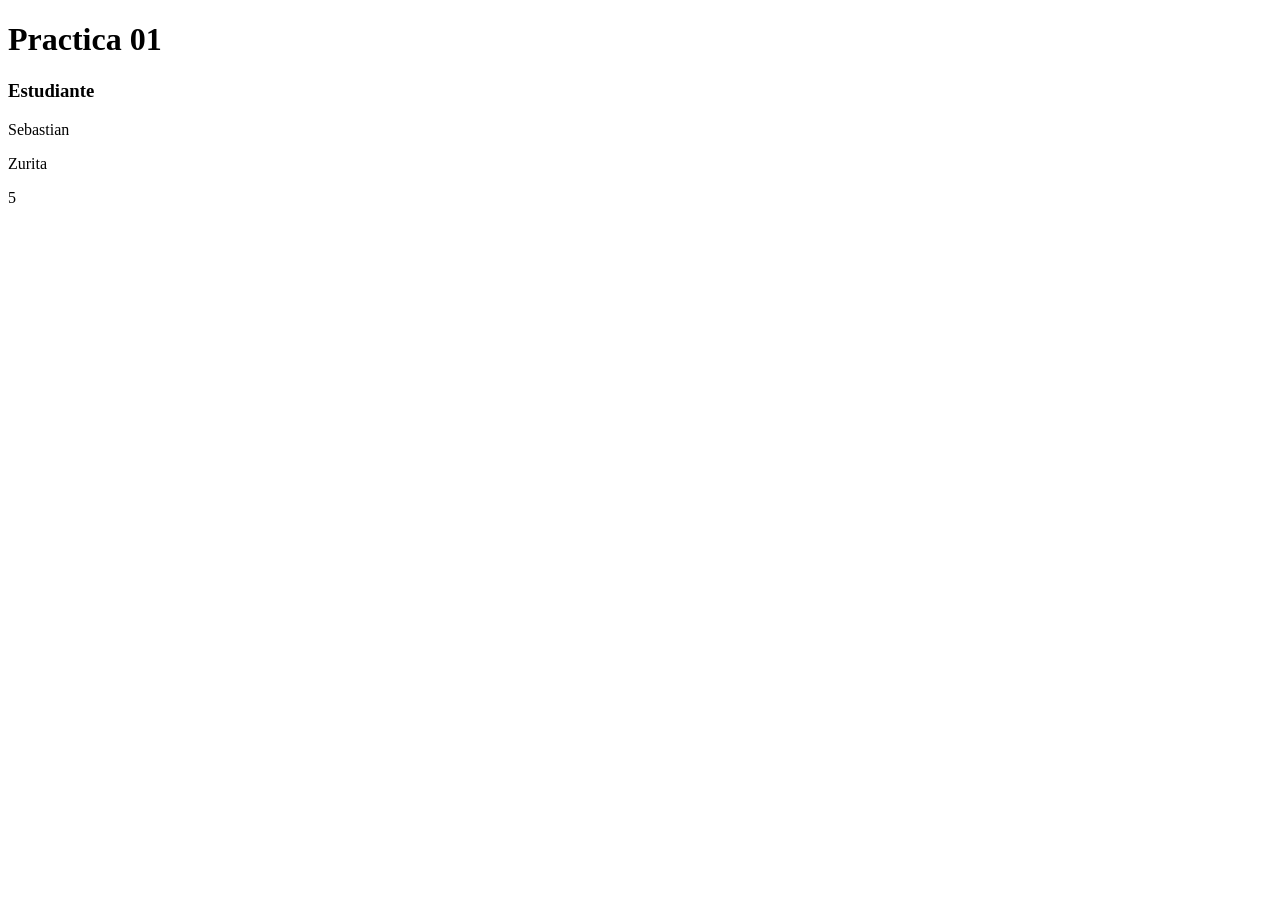
<file: 01-sintaxis/index.html>
<!DOCTYPE html>
<html lang="en">
<head>
    <meta charset="UTF-8">
    <meta name="viewport" content="width=device-width, initial-scale=1.0">
    <title>01-Sintaxis</title>
    <script src = "js/app.js" defer ></script>
    

</head>
<body>

    <h1>Practica 01</h1>

    <section id = "info">
        <div class = "card">
            <h3>Estudiante</h3>
                <p id = "nombre"></p>
                <p id = "apellido"></p>
                <p id = "ciclo"></p>
        </div>
    </section>
</body>
</html>
</file>
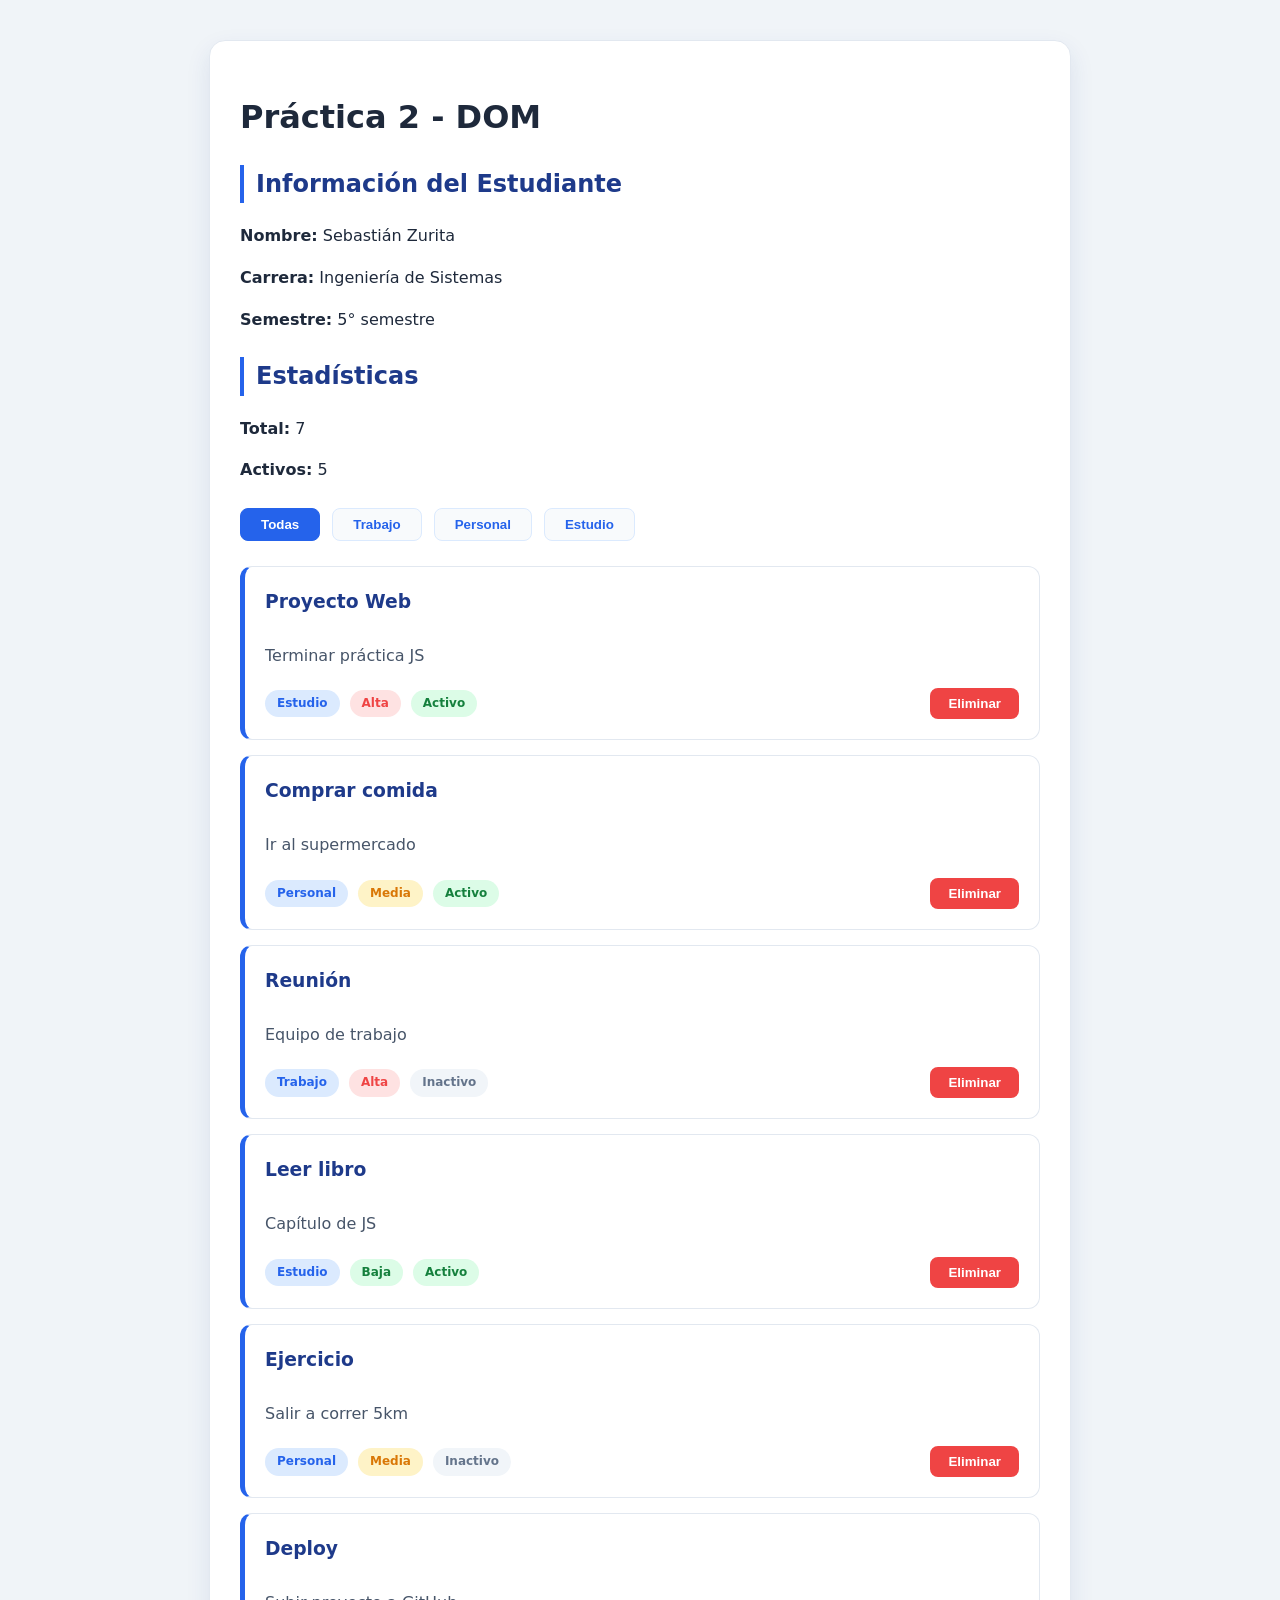
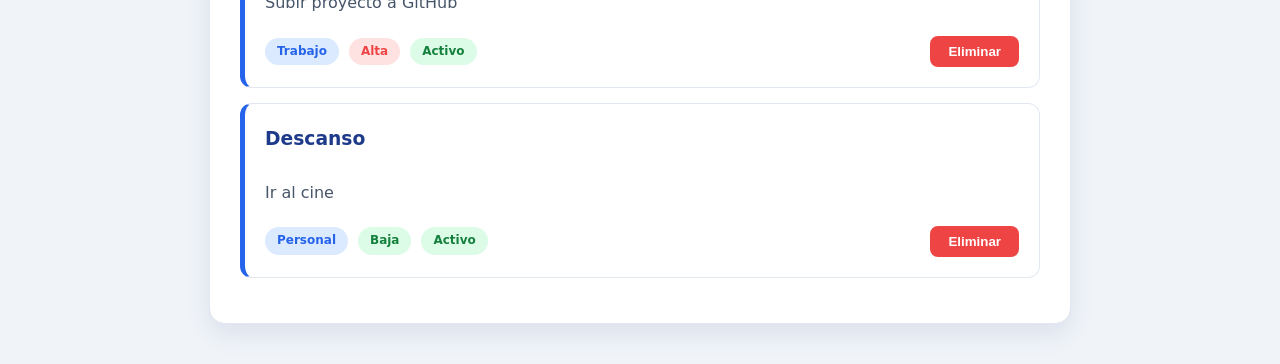
<file: 02-dom-basico/index.html>
<!DOCTYPE html>
<html lang="es">
<head>
    <meta charset="UTF-8">
    <meta name="viewport" content="width=device-width, initial-scale=1.0">
    <title>Práctica 2 - DOM</title>
    <link rel="stylesheet" href="css/styles.css">
    <script src="js/app.js" defer></script>
</head>
<body>
    <div id="app">
        <header>
            <h1>Práctica 2 - DOM</h1>
        </header>

        <section class="info-estudiante">
            <h2>Información del Estudiante</h2>
            <p><strong>Nombre:</strong> <span id="estudiante-nombre"></span></p>
            <p><strong>Carrera:</strong> <span id="estudiante-carrera"></span></p>
            <p><strong>Semestre:</strong> <span id="estudiante-semestre"></span></p>
        </section>

        <section class="estadisticas">
            <h2>Estadísticas</h2>
            <p><strong>Total:</strong> <span id="total-elementos"></span></p>
            <p><strong>Activos:</strong> <span id="elementos-activos"></span></p>
        </section>

        <section class="filtros">
            <button class="btn-filtro btn-filtro-activo" data-categoria="todas">Todas</button>
            <button class="btn-filtro" data-categoria="Trabajo">Trabajo</button>
            <button class="btn-filtro" data-categoria="Personal">Personal</button>
            <button class="btn-filtro" data-categoria="Estudio">Estudio</button>
        </section>

        <div id="contenedor-lista">
            <!-- Las tarjetas se insertarán aquí con JS -->
        </div>
    </div>
</body>
</html>
</file>
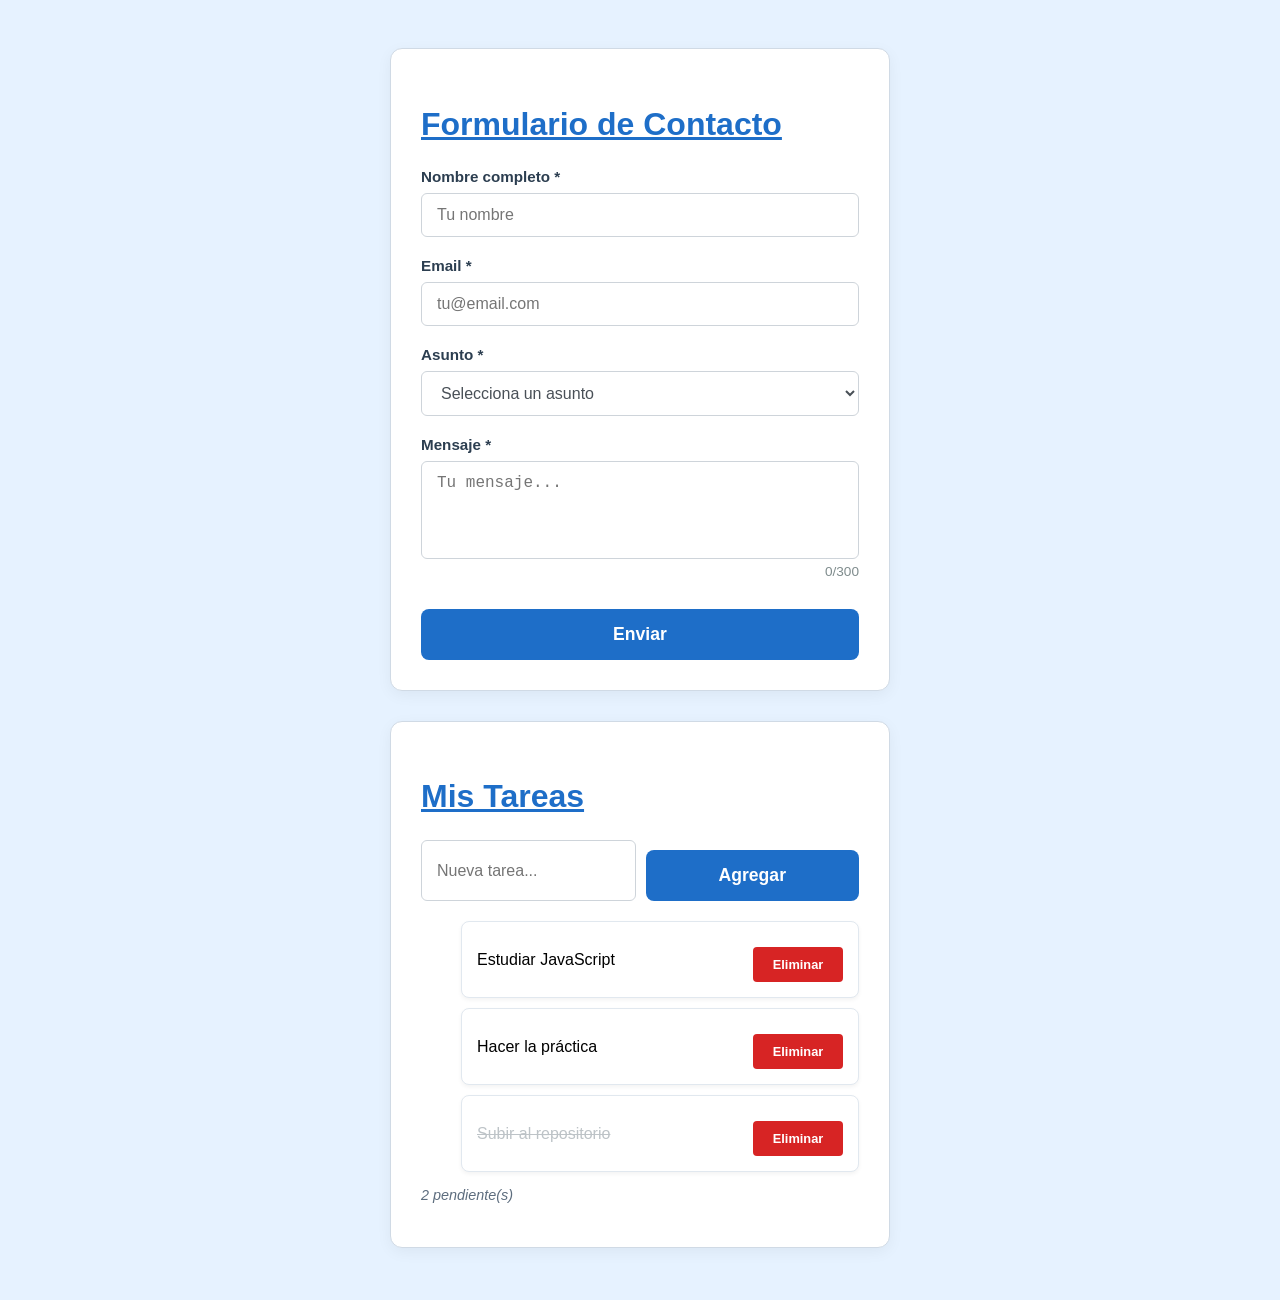
<file: 03-eventos/index.html>
<!DOCTYPE html>
<html lang="es">
<head>
    <meta charset="UTF-8">
    <meta name="viewport" content="width=device-width, initial-scale=1.0">
    <title>Mi Formulario y Tareas</title>
    
    <!-- CONEXIÓN AL CSS: Asegúrate de que la carpeta se llame 'css' -->
    <link rel="stylesheet" href="css/styles.css">

    <!-- CONEXIÓN AL JS: El atributo 'defer' permite que el JS cargue sin bloquear el diseño -->
    <script src="js/app.js" defer></script>
</head>
<body>

    <!-- SECCIÓN 1: CONTACTO -->
    <section class="container">
        <h1>Formulario de Contacto</h1>

        <form id="formulario" novalidate>
            <div class="form-group">
                <label for="nombre">Nombre completo *</label>
                <input type="text" id="nombre" placeholder="Tu nombre">
                <p class="error-msg" id="error-nombre">El nombre es obligatorio y debe tener al menos 3 caracteres</p>
            </div>

            <div class="form-group">
                <label for="email">Email *</label>
                <input type="email" id="email" placeholder="tu@email.com">
                <p class="error-msg" id="error-email">Ingresa un email válido</p>
            </div>

            <div class="form-group">
                <label for="asunto">Asunto *</label>
                <select id="asunto">
                    <option value="">Selecciona un asunto</option>
                    <option value="consulta">Consulta general</option>
                    <option value="soporte">Soporte técnico</option>
                    <option value="sugerencia">Sugerencia</option>
                </select>
                <p class="error-msg" id="error-asunto">Selecciona un asunto</p>
            </div>

            <div class="form-group">
                <label for="mensaje">Mensaje *</label>
                <textarea id="mensaje" rows="4" maxlength="300" placeholder="Tu mensaje..."></textarea>
                <div class="char-count"><span id="chars">0</span>/300</div>
                <p class="error-msg" id="error-mensaje">El mensaje debe tener al menos 10 caracteres</p>
            </div>

            <button type="submit" id="btn-enviar">Enviar</button>
        </form>

        <div id="resultado"></div>
    </section>

    <!-- SECCIÓN 2: TAREAS -->
    <section class="container">
        <h2>Mis Tareas</h2>

        <div class="input-group">
            <input type="text" id="nueva-tarea" placeholder="Nueva tarea...">
            <button type="button" id="btn-agregar" data-action="agregar">Agregar</button>
        </div>

        <ul id="lista-tareas"></ul>
        <p id="contador-tareas">0 pendiente(s)</p>
    </section>

</body>
</html>
</file>
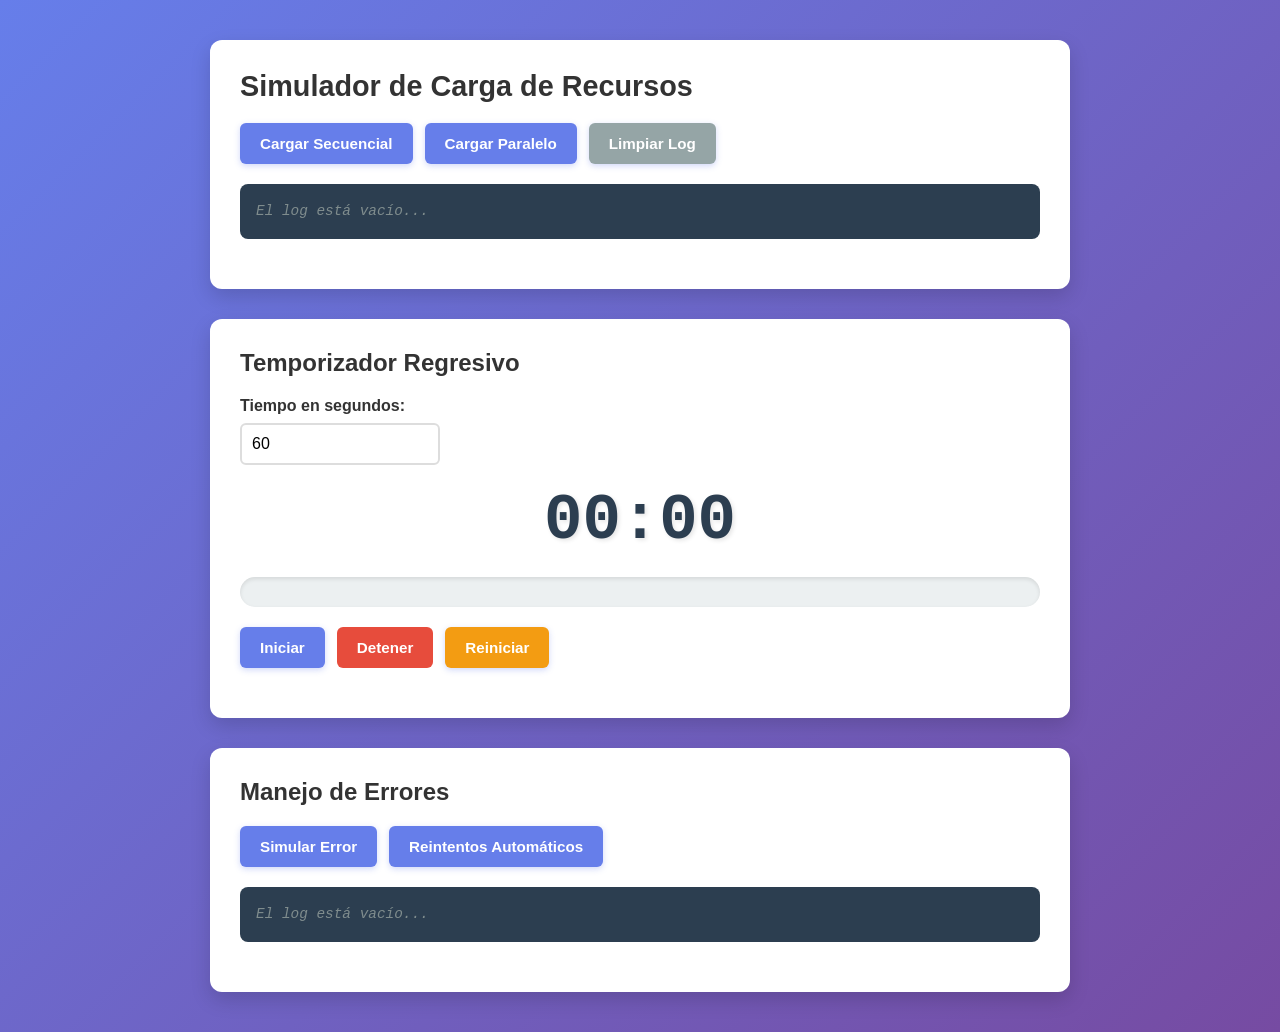
<file: 05-asincronia/index.html>
<!DOCTYPE html>
<html lang="es">
<head>
  <meta charset="UTF-8">
  <meta name="viewport" content="width=device-width, initial-scale=1.0">
  <title>Práctica 5 - Asincronía</title>
  <link rel="stylesheet" href="css/styles.css">
</head>
<body>
  <main class="page">
    <!-- SECCIÓN 1: CARGA SECUENCIAL VS PARALELA -->
    <section class="container">
      <h1>Simulador de Carga de Recursos</h1>
      
      <div class="button-group">
        <button type="button" id="btn-secuencial">Cargar Secuencial</button>
        <button type="button" id="btn-paralelo">Cargar Paralelo</button>
        <button type="button" id="btn-limpiar">Limpiar Log</button>
      </div>

      <div id="log" class="log"></div>
      
      <div id="resultados" class="resultados"></div>
    </section>

    <!-- SECCIÓN 2: TEMPORIZADOR -->
    <section class="container">
      <h2>Temporizador Regresivo</h2>

      <div class="form-group">
        <label for="input-tiempo">Tiempo en segundos:</label>
        <input type="number" id="input-tiempo" value="60" min="1" max="600">
      </div>

      <div id="display" class="display">00:00</div>

      <div class="progress-container">
        <div id="barra-progreso" class="progress-bar"></div>
      </div>

      <div class="button-group">
        <button type="button" id="btn-iniciar">Iniciar</button>
        <button type="button" id="btn-detener">Detener</button>
        <button type="button" id="btn-reiniciar">Reiniciar</button>
      </div>
    </section>

    <!-- SECCIÓN 3: MANEJO DE ERRORES -->
    <section class="container">
      <h2>Manejo de Errores</h2>

      <div class="button-group">
        <button type="button" id="btn-error">Simular Error</button>
        <button type="button" id="btn-reintentos">Reintentos Automáticos</button>
      </div>

      <div id="log-errores" class="log"></div>
    </section>
  </main>

  <script defer src="js/app.js"></script>
</body>
</html>
</file>
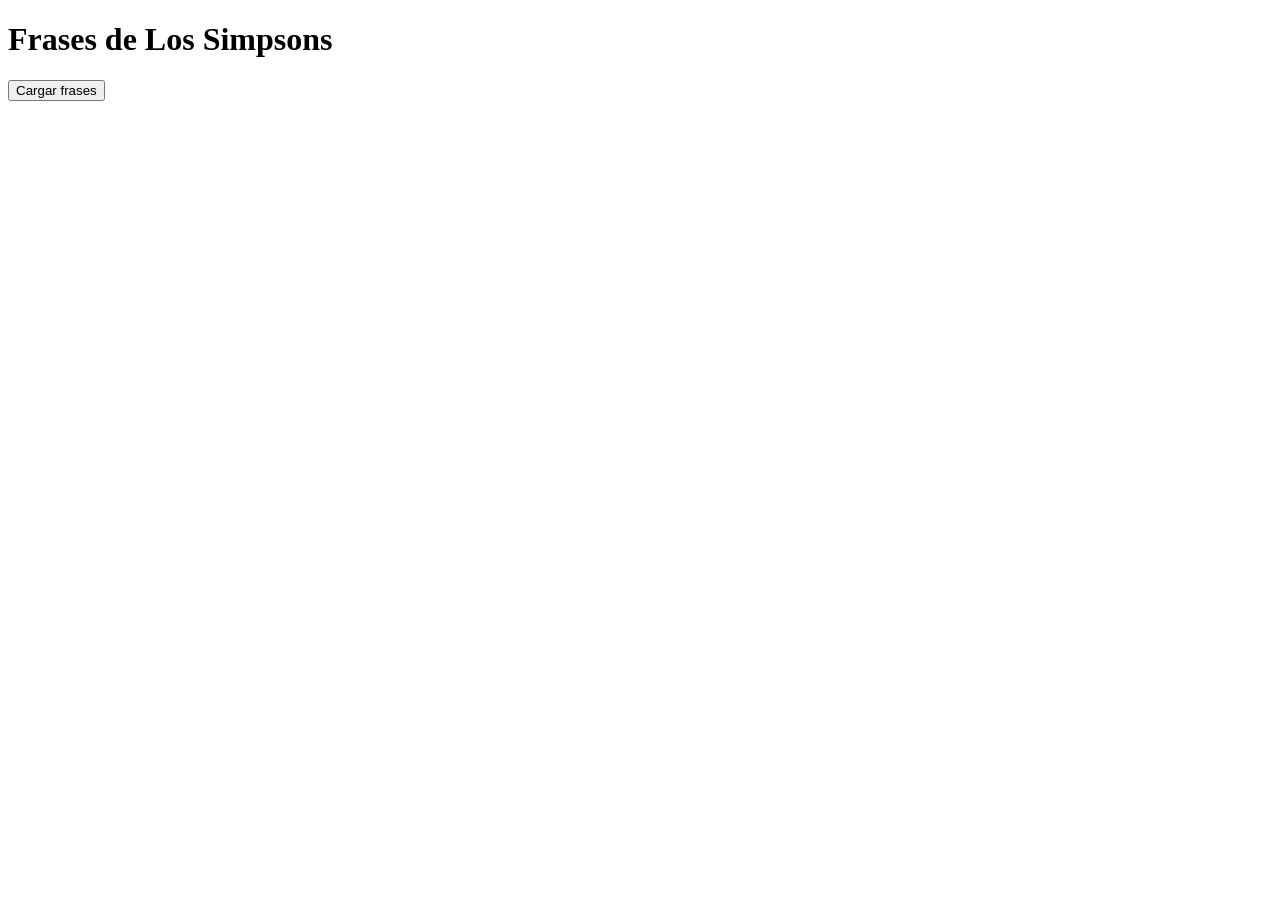
<file: 06-fetch-api-ejemplo/index.html>
<!DOCTYPE html>
<html lang="es">
<head>
  <meta charset="UTF-8">
  <title>Fetch Simpsons</title>
  <link rel="stylesheet" href="css/styles.css">
</head>
<body>

  <h1>Frases de Los Simpsons</h1>

  <button id="btn-cargar">Cargar frases</button>

  <div id="loading" class="loading oculto">Cargando...</div>

  <div id="contenedor"></div>

  <script src="js/app.js"></script>
</body>
</html>
</file>
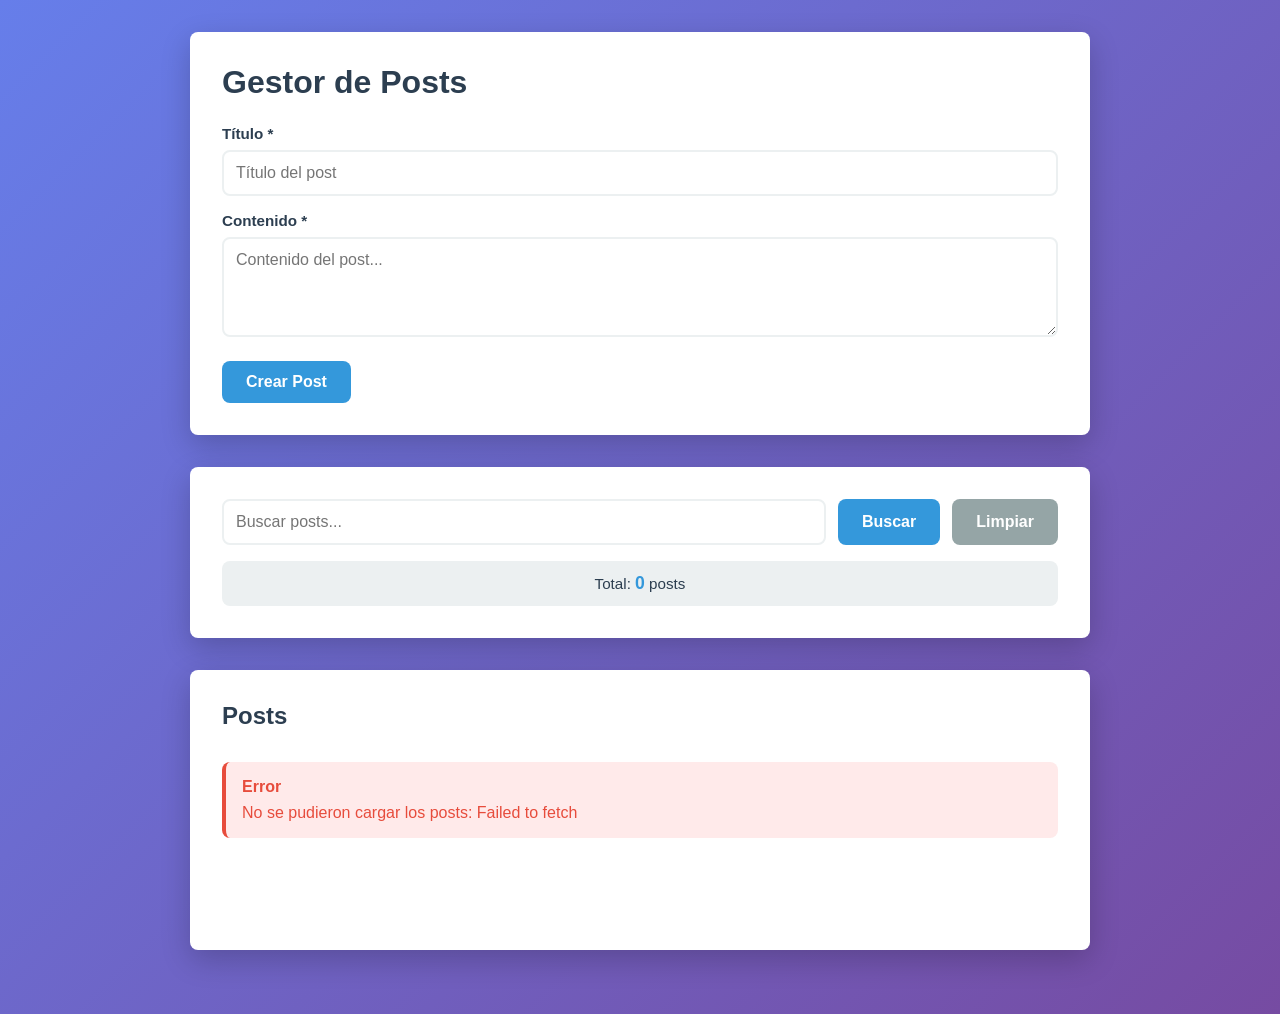
<file: 06-fetch-api/index.html>
<!DOCTYPE html>
<html lang="es">
<head>
  <meta charset="UTF-8">
  <meta name="viewport" content="width=device-width, initial-scale=1.0">
  <title>Práctica 6 - Fetch API</title>
  <link rel="stylesheet" href="css/styles.css">
</head>
<body>
  <main class="page">
    <!-- SECCIÓN 1: FORMULARIO -->
    <section class="container">
      <h1>Gestor de Posts</h1>
      
      <form id="form-post" class="form-post">
        <input type="hidden" id="post-id">
        
        <div class="form-group">
          <label for="titulo">Título *</label>
          <input type="text" id="titulo" placeholder="Título del post" required>
        </div>

        <div class="form-group">
          <label for="contenido">Contenido *</label>
          <textarea id="contenido" rows="4" placeholder="Contenido del post..." required></textarea>
        </div>

        <div class="form-actions">
          <button type="submit" id="btn-submit">Crear Post</button>
          <button type="button" id="btn-cancelar" class="btn-secondary" style="display: none;">Cancelar</button>
        </div>
      </form>
    </section>

    <!-- SECCIÓN 2: FILTROS Y BÚSQUEDA -->
    <section class="container">
      <div class="search-bar">
        <input type="search" id="input-buscar" placeholder="Buscar posts...">
        <button type="button" id="btn-buscar">Buscar</button>
        <button type="button" id="btn-limpiar" class="btn-secondary">Limpiar</button>
      </div>
      
      <div class="stats">
        <p id="contador">Total: <strong>0</strong> posts</p>
      </div>
    </section>

    <!-- SECCIÓN 3: LISTA DE POSTS -->
    <section class="container">
      <h2>Posts</h2>
      
      <div id="lista-posts" class="lista-posts">
        <!-- Los posts se renderizan aquí dinámicamente -->
      </div>

      <div id="mensaje-estado" class="mensaje-estado"></div>
    </section>
  </main>

  <script defer src="js/apiService.js"></script>
  <script defer src="js/components.js"></script>
  <script defer src="js/app.js"></script>
</body>
</html>
</file>
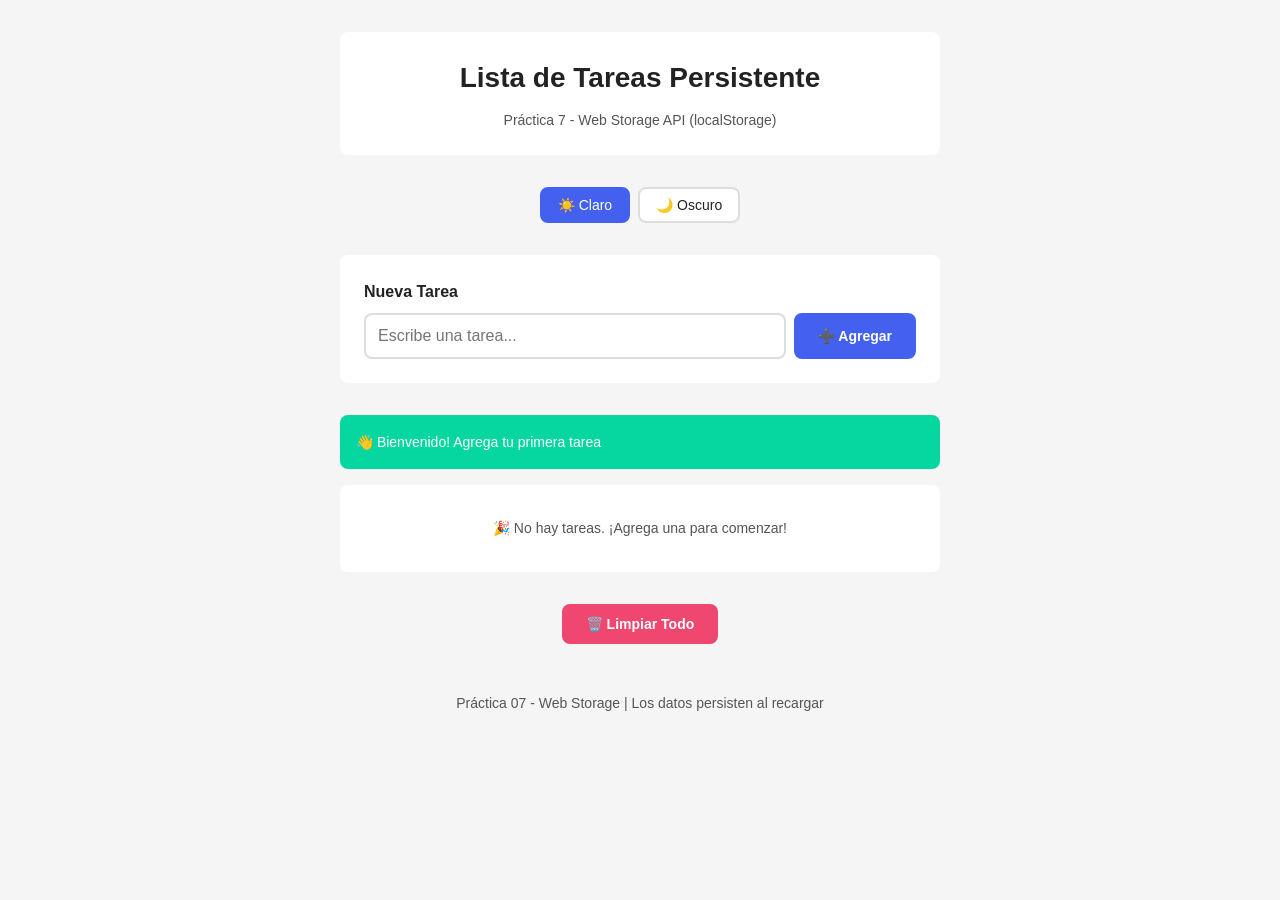
<file: 07-storage/index.html>
<!DOCTYPE html>
<html lang="es">
<head>
  <meta charset="UTF-8">
  <meta name="viewport" content="width=device-width, initial-scale=1.0">
  <title>Práctica 07 - Web Storage | Lista de Tareas</title>
  <link rel="stylesheet" href="css/styles.css">
</head>
<body>
  <div class="container">
    <!-- Header -->
    <header class="header">
      <h1 class="header__title"> Lista de Tareas Persistente</h1>
      <p class="header__subtitle">Práctica 7 - Web Storage API (localStorage)</p>
    </header>

    <!-- Selector de tema simple -->
    <section class="theme-selector">
      <button class="theme-btn theme-btn--active" data-theme="claro">☀️ Claro</button>
      <button class="theme-btn" data-theme="oscuro">🌙 Oscuro</button>
    </section>

    <!-- Formulario para crear tarea -->
    <section class="form-section">
      <form class="task-form" id="form-tarea">
        <div class="form-group">
          <label for="input-tarea" class="form-label">Nueva Tarea</label>
          <div class="form-input-group">
            <input 
              type="text" 
              id="input-tarea" 
              class="form-input" 
              placeholder="Escribe una tarea..." 
              maxlength="100"
              required
              autocomplete="off"
            >
            <button type="submit" class="btn btn--primary">
              ➕ Agregar
            </button>
          </div>
        </div>
      </form>
    </section>

    <!-- Mensaje de estado -->
    <div id="mensaje-estado" class="mensaje oculto"></div>

    <!-- Lista de tareas -->
    <section class="tasks-section">
      <ul class="tasks-list" id="lista-tareas">
        <!-- Las tareas se renderizan aquí -->
      </ul>
    </section>

    <!-- Botón limpiar todo -->
    <section class="actions">
      <button class="btn btn--danger" id="btn-limpiar">
        🗑️ Limpiar Todo
      </button>
    </section>

    <!-- Footer -->
    <footer class="footer">
      <p>Práctica 07 - Web Storage | Los datos persisten al recargar</p>
    </footer>
  </div>

  <!-- Scripts -->
  <script src="js/storage.js"></script>
  <script src="js/app.js"></script>
</body>
</html>
</file>
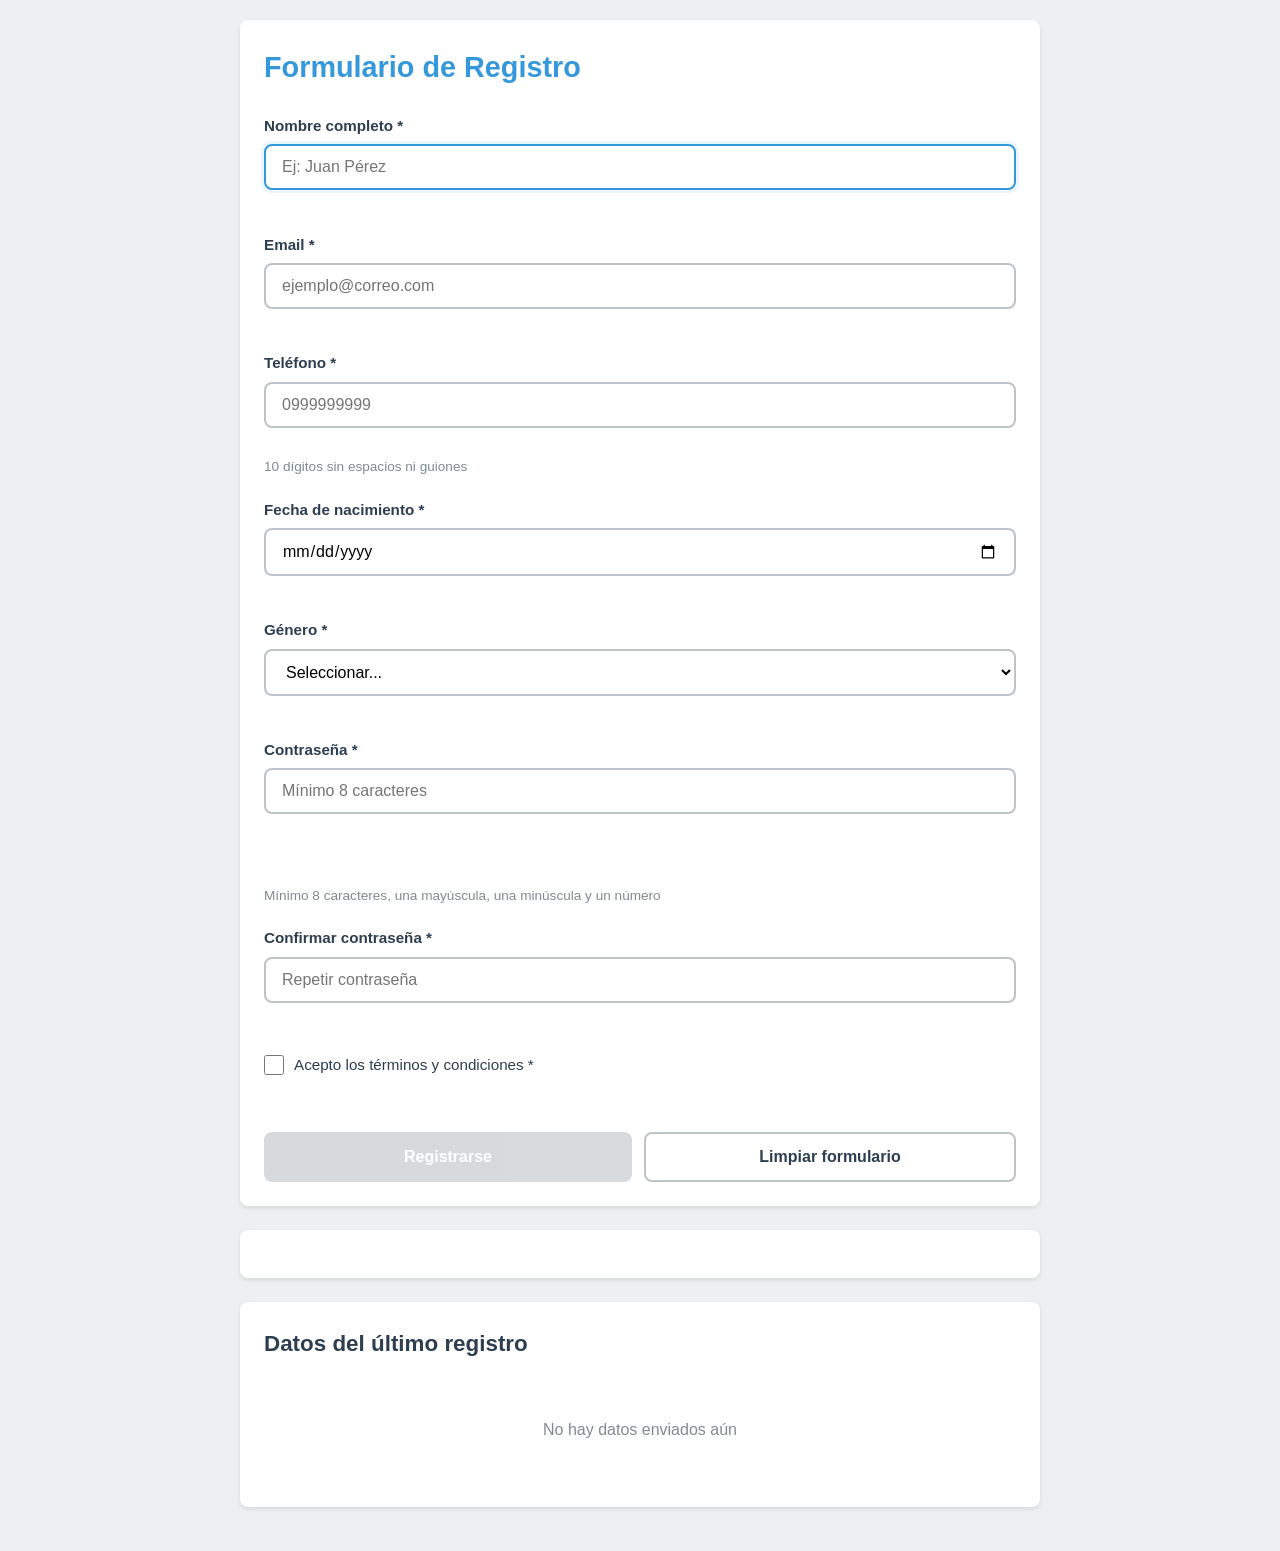
<file: 08-formularios-validacion/index.html>
<!DOCTYPE html>
<html lang="es">
<head>
  <meta charset="UTF-8">
  <meta name="viewport" content="width=device-width, initial-scale=1.0">
  <title>Práctica 8 - Formularios y Validación</title>
  <link rel="stylesheet" href="css/styles.css">
</head>
<body>
  <main class="page">
    <!-- SECCIÓN 1: FORMULARIO DE REGISTRO -->
    <section class="container">
      <h1>Formulario de Registro</h1>
      
      <form id="form-registro" class="form-registro" novalidate>
        
        <div class="form-group">
          <label for="nombre">Nombre completo *</label>
          <input 
            type="text" 
            id="nombre" 
            name="nombre" 
            placeholder="Ej: Juan Pérez" 
            required 
            minlength="3"
            maxlength="50">
          <div class="error-mensaje"></div>
        </div>

        <div class="form-group">
          <label for="email">Email *</label>
          <input 
            type="email" 
            id="email" 
            name="email" 
            placeholder="ejemplo@correo.com" 
            required>
          <div class="error-mensaje"></div>
        </div>

        <div class="form-group">
          <label for="telefono">Teléfono *</label>
          <input 
            type="tel" 
            id="telefono" 
            name="telefono" 
            placeholder="0999999999" 
            required
            pattern="[0-9]{10}">
          <div class="error-mensaje"></div>
          <small class="help-text">10 dígitos sin espacios ni guiones</small>
        </div>

        <div class="form-group">
          <label for="fecha_nacimiento">Fecha de nacimiento *</label>
          <input 
            type="date" 
            id="fecha_nacimiento" 
            name="fecha_nacimiento" 
            required>
          <div class="error-mensaje"></div>
        </div>

        <div class="form-group">
          <label for="genero">Género *</label>
          <select id="genero" name="genero" required>
            <option value="">Seleccionar...</option>
            <option value="masculino">Masculino</option>
            <option value="femenino">Femenino</option>
            <option value="otro">Otro</option>
            <option value="prefiero_no_decir">Prefiero no decir</option>
          </select>
          <div class="error-mensaje"></div>
        </div>

        <div class="form-group">
          <label for="password">Contraseña *</label>
          <input 
            type="password" 
            id="password" 
            name="password" 
            placeholder="Mínimo 8 caracteres" 
            required 
            minlength="8">
          <div class="password-strength" id="password-strength"></div>
          <div class="error-mensaje"></div>
          <small class="help-text">Mínimo 8 caracteres, una mayúscula, una minúscula y un número</small>
        </div>

        <div class="form-group">
          <label for="confirmar_password">Confirmar contraseña *</label>
          <input 
            type="password" 
            id="confirmar_password" 
            name="confirmar_password" 
            placeholder="Repetir contraseña" 
            required>
          <div class="error-mensaje"></div>
        </div>

        <div class="form-group form-group-checkbox">
          <label class="checkbox-label">
            <input 
              type="checkbox" 
              id="terminos" 
              name="terminos" 
              required>
            <span>Acepto los términos y condiciones *</span>
          </label>
          <div class="error-mensaje"></div>
        </div>

        <div class="form-actions">
          <button type="submit" id="btn-enviar" class="btn-submit">
            Registrarse
          </button>
          <button type="button" id="btn-limpiar" class="btn-secondary">
            Limpiar formulario
          </button>
        </div>
      </form>
    </section>

    <!-- SECCIÓN 2: MENSAJES DE ESTADO -->
    <section class="container">
      <div id="mensaje-estado" class="mensaje-estado oculto"></div>
    </section>

    <!-- SECCIÓN 3: DATOS ENVIADOS (solo para demostración) -->
    <section class="container">
      <h2>Datos del último registro</h2>
      <div id="resultado-registro" class="resultado-vacio">
        <p>No hay datos enviados aún</p>
      </div>
    </section>
  </main>

  <script defer src="js/validacion.js"></script>
  <script defer src="js/components.js"></script>
  <script defer src="js/app.js"></script>
</body>
</html>
</file>
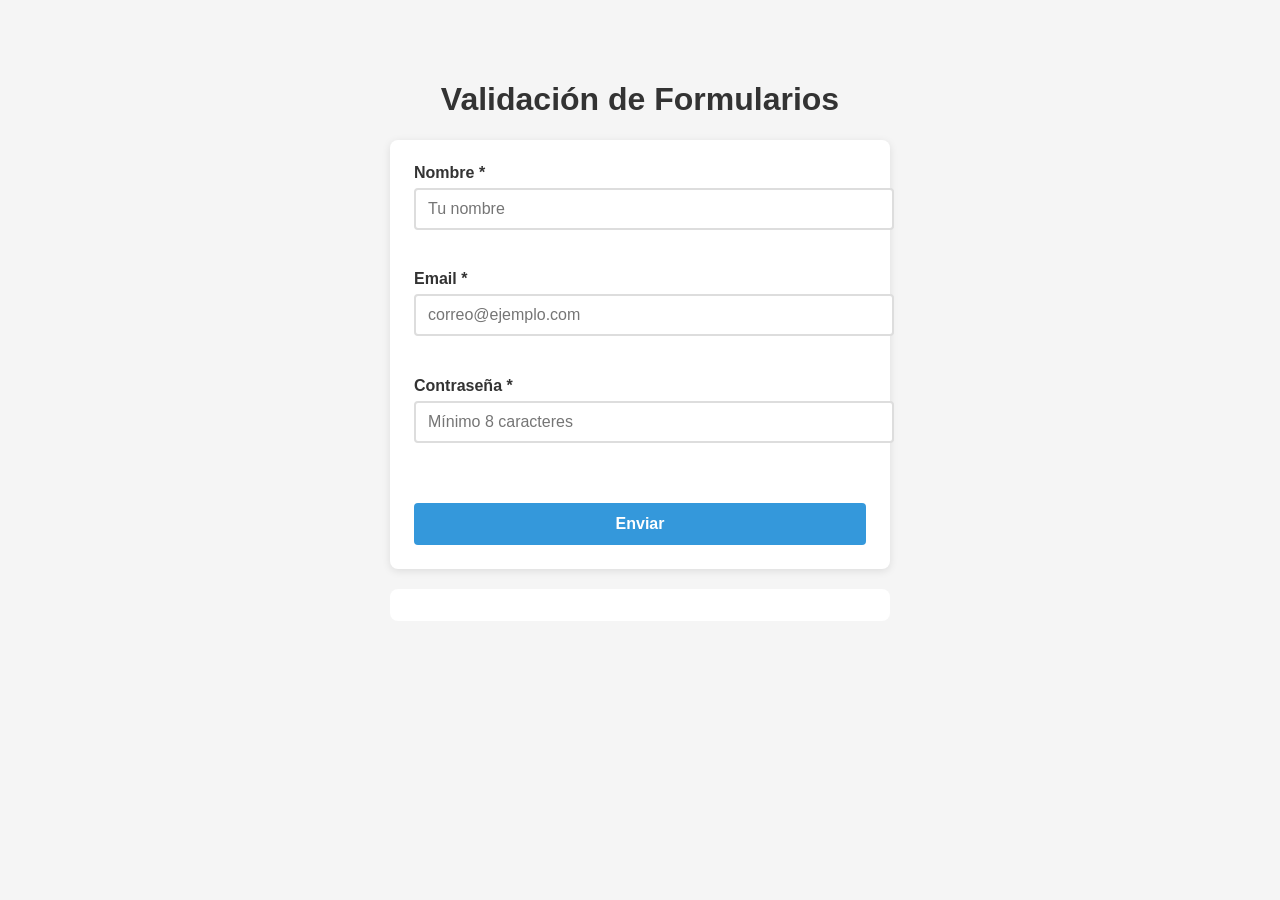
<file: 08-min-example/index.html>
<!DOCTYPE html>
<html lang="es">
<head>
  <meta charset="UTF-8">
  <meta name="viewport" content="width=device-width, initial-scale=1.0">
  <title>Ejemplo Mínimo - Validación de Formularios</title>
  <link rel="stylesheet" href="css/styles.css">
</head>
<body>

  <h1>Validación de Formularios</h1>

  <!-- Formulario con novalidate para manejar validación con JS -->
  <form id="formulario" novalidate>
    
    <div class="campo">
      <label for="nombre">Nombre *</label>
      <input 
        type="text" 
        id="nombre" 
        name="nombre" 
        placeholder="Tu nombre" 
        required 
        minlength="3">
      <div class="error-mensaje"></div>
    </div>

    <div class="campo">
      <label for="email">Email *</label>
      <input 
        type="email" 
        id="email" 
        name="email" 
        placeholder="correo@ejemplo.com" 
        required>
      <div class="error-mensaje"></div>
    </div>

    <div class="campo">
      <label for="password">Contraseña *</label>
      <input 
        type="password" 
        id="password" 
        name="password" 
        placeholder="Mínimo 8 caracteres" 
        required 
        minlength="8">
      <div class="password-strength"></div>
      <div class="error-mensaje"></div>
    </div>

    <button type="submit">Enviar</button>
  </form>

  <div id="resultado"></div>

  <script src="js/app.js"></script>
</body>
</html>
</file>
<file: 02-dom-basico/css/styles.css>
:root {
    --primary-dark: #1e3a8a;
    --primary-main: #2563eb;
    --primary-light: #dbeafe;
    --bg-body: #f0f4f8;
    --text-main: #1e293b;
    --text-muted: #475569;
    --danger: #ef4444;
    --danger-hover: #b91c1c;
    --success: #22c55e;
}

body {
    font-family: 'Segoe UI', system-ui, sans-serif;
    background-color: var(--bg-body);
    color: var(--text-main);
    margin: 0;
    padding: 40px 20px;
    line-height: 1.6;
}

#app {
    max-width: 800px;
    margin: 0 auto;
    background: white;
    padding: 30px;
    border-radius: 16px;
    box-shadow: 0 10px 25px rgba(30, 58, 138, 0.1);
    border: 1px solid #e2e8f0;
}

h2 { 
    color: var(--primary-dark); 
    border-left: 4px solid var(--primary-main);
    padding-left: 12px;
    margin-top: 0;
    margin-bottom: 20px;
}

.info-estudiante, .estadisticas {
    margin-bottom: 25px;
}

.filtros {
    display: flex;
    gap: 12px;
    margin: 25px 0;
    flex-wrap: wrap;
}

.btn-filtro {
    padding: 8px 20px;
    border: 1px solid var(--primary-light);
    border-radius: 8px;
    background: #f8fafc;
    cursor: pointer;
    font-weight: 600;
    color: var(--primary-main);
    transition: all 0.3s ease;
}

.btn-filtro-activo {
    background-color: var(--primary-main) !important;
    color: white !important;
    border-color: var(--primary-main);
}

/* Tarjeta */
.card {
    border: 1px solid #e2e8f0;
    border-left: 5px solid var(--primary-main);
    border-radius: 12px;
    padding: 20px;
    margin-bottom: 15px;
    background: #ffffff;
    transition: transform 0.2s;
    display: flex;
    flex-direction: column;
}

.card:hover {
    transform: scale(1.01);
}

.card h3 { margin: 0 0 10px 0; color: var(--primary-dark); }
.card p { color: var(--text-muted); margin-bottom: 10px; }


.card-footer {
    display: flex;
    justify-content: space-between; /* Badges a la izquierda, botón a la derecha */
    align-items: center;
    margin-top: 10px;
}

.badges {
    display: flex;
    gap: 10px;
}

.badge {
    padding: 4px 12px;
    border-radius: 20px;
    font-size: 0.75rem;
    font-weight: bold;
}

.badge-categoria { background: var(--primary-light); color: var(--primary-main); }
.prioridad-alta { background: #fee2e2; color: #ef4444; }
.prioridad-media { background: #fef3c7; color: #d97706; }
.prioridad-baja { background: #dcfce7; color: #15803d; }
.estado-activo { background: #dcfce7; color: #15803d; }
.estado-inactivo { background: #f1f5f9; color: #64748b; }

.btn-eliminar {
    background-color: var(--danger);
    color: white;
    border: none;
    padding: 8px 18px;
    border-radius: 8px;
    cursor: pointer;
    font-weight: bold;
}

.btn-eliminar:hover {
    background-color: var(--danger-hover);
}
</file>
<file: 03-eventos/css/styles.css>
* {
    box-sizing: border-box;
}

body {
    font-family: 'Segoe UI', Tahoma, Geneva, Verdana, sans-serif;
    /* Fondo azul muy claro */
    background-color: rgb(230, 242, 255);
    display: flex;
    flex-direction: column;
    align-items: center;
    padding: 40px 20px;
    gap: 30px;
}

h1, h2 {
    font-size: 2rem;
    font-weight: 800;
    margin-bottom: 25px;
    /* Azul principal vibrante */
    color: rgb(30, 110, 200);
    text-decoration: underline;
}

.container {
    background-color: white;
    padding: 30px;
    border-radius: 12px;
    border: 1px solid #d0dae5;
    box-shadow: 0 4px 15px rgba(0, 0, 0, 0.05);
    width: 100%;
    max-width: 500px; 
}

.form-group {
    margin-bottom: 20px;
    display: flex;
    flex-direction: column;
}

label {
    display: block;
    margin-bottom: 8px;
    font-weight: 600;
    font-size: 0.95rem;
    color: #2c3e50;
}

input[type="text"],
input[type="email"],
select,
textarea {
    width: 100%;
    padding: 12px 15px;
    border: 1px solid #ced4da;
    border-radius: 6px;
    font-size: 1rem;
    color: #495057;
    background-color: #fff;
    transition: border-color 0.2s, box-shadow 0.2s;
}

/* Focus en tono azul */
input:focus, select:focus, textarea:focus {
    outline: none;
    border-color: rgb(30, 110, 200); 
    box-shadow: 0 0 0 3px rgba(30, 110, 200, 0.2);
}

textarea {
    resize: none; 
}

.error-msg {
    color: #e74c3c;
    font-size: 0.85rem;
    margin-top: 5px;
    display: none; 
}

.error-msg.visible {
    display: block;
}

/* Error en bordes - Rojo para contraste */
input.error, select.error, textarea.error {
    border-color: rgb(215, 36, 36);
}

.char-count {
    text-align: right;
    font-size: 0.85rem;
    color: #7f8c8d;
    margin-top: 5px;
}

button {
    width: 100%;
    /* Botón azul fuerte */
    background-color: rgb(30, 110, 200); 
    color: #ffffff;
    border: none;
    padding: 15px;
    border-radius: 8px;
    font-size: 1.1rem;
    font-weight: 700;
    cursor: pointer;
    transition: background-color 0.2s, transform 0.1s, box-shadow 0.2s;
    margin-top: 10px;
}

button:hover {
    transform: translateY(-5px); 
    box-shadow: 0 8px 16px rgba(30, 110, 200, 0.3); 
    /* Azul un poco más oscuro al pasar el mouse */
    background-color: rgb(25, 90, 170);
}

button:active {
    transform: scale(0.98);
}

.input-group {
    display: flex;
    gap: 10px;
    margin-bottom: 20px;
}

.btn-agregar {
    background-color: rgb(30, 110, 200);
    color: white;
    border: none;
    padding: 10px 20px;
    border-radius: 6px;
    cursor: pointer;
}

#lista-tareas {
    list-style: none;
    margin-bottom: 15px;
}

.tarea-item {
    background-color: white;
    border: 1px solid #e1e8ef;
    border-radius: 8px;
    padding: 15px;
    margin-bottom: 10px;
    display: flex;
    justify-content: space-between;
    align-items: center;
    box-shadow: 0 2px 4px rgba(0,0,0,0.05);
}

.btn-eliminar {
    width: 90px; 
    padding: 10px 0; 
    font-size: 0.8rem;
    font-weight: 600;
    background-color: rgb(215, 36, 36);
    color: white;
    border: none;
    border-radius: 4px;
    cursor: pointer;
    text-align: center;
}

.btn-eliminar:hover {
    transform: translateY(-5px); 
    box-shadow: 0 8px 16px rgba(215, 36, 36, 0.2); 
    background-color: rgb(183, 40, 40); 
}

.tarea-item.completada .tarea-texto {
    text-decoration: line-through;
    color: #bdc3c7;
}

#contador-tareas {
    font-size: 0.9rem;
    color: #5d6d7e;
    font-style: italic;
}

/* Responsive Design */
@media (max-width: 480px) {
    .container {
        padding: 20px;
    }
    
    h1 {
        font-size: 1.5rem;
    }
}

/* Ajuste de accesibilidad en focus */
:focus {
    outline: 2px solid rgb(30, 110, 200);
    outline-offset: 2px;
}
       
#resultado {
    margin-top: 25px;
    padding: 20px;
    background-color: #f0f7ff; 
    border-radius: 8px;
    /* Borde lateral azul */
    border-left: 4px solid rgb(30, 110, 200);
    display: none; 
}

#resultado.visible {
    display: block;
}
</file>
<file: 05-asincronia/css/styles.css>
* {
    box-sizing: border-box;
}

body {
    font-family: 'Segoe UI', Tahoma, Geneva, Verdana, sans-serif;
    max-width: 900px;
    margin: 40px auto;
    padding: 0 20px;
    background: linear-gradient(135deg, #667eea 0%, #764ba2 100%);
    color: #222;
    min-height: 100vh;
}

.page {
    display: flex;
    flex-direction: column;
    gap: 30px;
}

.container {
    background: #ffffff;
    padding: 30px;
    border-radius: 12px;
    box-shadow: 0 8px 20px rgba(0, 0, 0, 0.15);
}

h1,
h2 {
    margin-top: 0;
    margin-bottom: 20px;
    color: #333;
}

h1 {
    font-size: 1.8rem;
}

h2 {
    font-size: 1.5rem;
}

/* Botones */
.button-group {
    display: flex;
    gap: 12px;
    margin-bottom: 20px;
    flex-wrap: wrap;
}

button {
    border: none;
    border-radius: 6px;
    padding: 12px 20px;
    background: #667eea;
    color: white;
    cursor: pointer;
    font-weight: 600;
    font-size: 0.95rem;
    transition: all 0.3s ease;
    box-shadow: 0 2px 6px rgba(102, 126, 234, 0.3);
}

button:hover {
    background: #5568d3;
    transform: translateY(-2px);
    box-shadow: 0 4px 12px rgba(102, 126, 234, 0.4);
}

button:active {
    transform: translateY(0);
}

button:disabled {
    background: #ccc;
    cursor: not-allowed;
    transform: none;
    box-shadow: none;
}

#btn-limpiar {
    background: #95a5a6;
}

#btn-limpiar:hover {
    background: #7f8c8d;
}

#btn-detener {
    background: #e74c3c;
}

#btn-detener:hover {
    background: #c0392b;
}

#btn-reiniciar {
    background: #f39c12;
}

#btn-reiniciar:hover {
    background: #d68910;
}

/* Log */
.log {
    background: #2c3e50;
    color: #ecf0f1;
    padding: 16px;
    border-radius: 8px;
    font-family: 'Courier New', monospace;
    font-size: 0.9rem;
    max-height: 300px;
    overflow-y: auto;
    margin-bottom: 20px;
    line-height: 1.6;
}

.log:empty::before {
    content: 'El log está vacío...';
    color: #7f8c8d;
    font-style: italic;
}

.log-item {
    padding: 6px 0;
    border-bottom: 1px solid rgba(255, 255, 255, 0.1);
}

.log-item:last-child {
    border-bottom: none;
}

.log-info {
    color: #3498db;
}

.log-success {
    color: #2ecc71;
}

.log-error {
    color: #e74c3c;
}

.log-warning {
    color: #f39c12;
}

/* Resultados */
.resultados {
    display: none;
    background: #ecf0f1;
    padding: 16px;
    border-radius: 8px;
    border-left: 4px solid #667eea;
}

.resultados.visible {
    display: block;
}

.resultados h3 {
    margin-top: 0;
    margin-bottom: 12px;
    color: #2c3e50;
}

.resultados p {
    margin: 8px 0;
    color: #34495e;
    font-weight: 500;
}

/* Formulario */
.form-group {
    margin-bottom: 20px;
}

label {
    display: block;
    margin-bottom: 8px;
    font-weight: 600;
    color: #333;
}

input[type="number"] {
    width: 100%;
    max-width: 200px;
    padding: 10px;
    border: 2px solid #ddd;
    border-radius: 6px;
    font-size: 1rem;
    transition: border-color 0.3s ease;
}

input[type="number"]:focus {
    border-color: #667eea;
    outline: none;
    box-shadow: 0 0 0 3px rgba(102, 126, 234, 0.1);
}

/* Display del temporizador */
.display {
    font-size: 4rem;
    font-weight: 700;
    text-align: center;
    color: #2c3e50;
    margin: 20px 0;
    font-family: 'Courier New', monospace;
    text-shadow: 2px 2px 4px rgba(0, 0, 0, 0.1);
}

.display.alerta {
    color: #e74c3c;
    animation: pulso 0.5s ease-in-out infinite;
}

@keyframes pulso {

    0%,
    100% {
        transform: scale(1);
    }

    50% {
        transform: scale(1.05);
    }
}

/* Barra de progreso */
.progress-container {
    width: 100%;
    height: 30px;
    background: #ecf0f1;
    border-radius: 15px;
    overflow: hidden;
    margin-bottom: 20px;
    box-shadow: inset 0 2px 4px rgba(0, 0, 0, 0.1);
}

.progress-bar {
    height: 100%;
    width: 0%;
    background: linear-gradient(90deg, #667eea 0%, #764ba2 100%);
    transition: width 0.3s ease, background 0.3s ease;
    border-radius: 15px;
    box-shadow: 0 2px 6px rgba(102, 126, 234, 0.4);
}

.progress-bar.alerta {
    background: linear-gradient(90deg, #e74c3c 0%, #c0392b 100%);
}

/* Scrollbar personalizada para el log */
.log::-webkit-scrollbar {
    width: 8px;
}

.log::-webkit-scrollbar-track {
    background: #34495e;
    border-radius: 4px;
}

.log::-webkit-scrollbar-thumb {
    background: #667eea;
    border-radius: 4px;
}

.log::-webkit-scrollbar-thumb:hover {
    background: #5568d3;
}

/* Responsive */
@media (max-width: 600px) {
    body {
        margin: 20px auto;
    }

    .container {
        padding: 20px;
    }

    h1 {
        font-size: 1.5rem;
    }

    h2 {
        font-size: 1.3rem;
    }

    .display {
        font-size: 3rem;
    }

    button {
        padding: 10px 16px;
        font-size: 0.9rem;
    }

    .button-group {
        gap: 8px;
    }
}
</file>
<file: 06-fetch-api-ejemplo/css/styles.css>
.loading {
    font-weight: bold;
    color: blue;
    margin: 10px 0;
}

.oculto {
    display: none;
}

.card {
    display: flex;
    align-items: flex-start;
    gap: 16px;
    border: 1px solid #ccc;
    padding: 12px;
    margin: 12px 0;
    border-radius: 8px;
}

.card-imagen img {
    width: 100px;
    height: 100px;
    object-fit: cover;
    display: block;
    border-radius: 6px;
}

.card-contenido {
    display: flex;
    flex-direction: column;
    gap: 8px;
}

.card-contenido h3 {
    margin: 0;
}

.card-contenido p {
    margin: 0;
}
</file>
<file: 06-fetch-api/css/styles.css>
/* ===========================
   RESET Y VARIABLES
=========================== */

* {
    margin: 0;
    padding: 0;
    box-sizing: border-box;
}

:root {
    --primary: #3498db;
    --primary-dark: #2980b9;
    --success: #2ecc71;
    --danger: #e74c3c;
    --warning: #f39c12;
    --dark: #2c3e50;
    --gray: #95a5a6;
    --light: #ecf0f1;
    --white: #ffffff;
    --shadow: rgba(0, 0, 0, 0.1);
    --shadow-md: rgba(0, 0, 0, 0.15);
    --shadow-lg: rgba(0, 0, 0, 0.2);
    --radius: 8px;
    --transition: all 0.3s ease;
}

body {
    font-family: 'Segoe UI', Tahoma, Geneva, Verdana, sans-serif;
    background: linear-gradient(135deg, #667eea 0%, #764ba2 100%);
    min-height: 100vh;
    padding: 2rem 1rem;
    color: var(--dark);
}

.page {
    max-width: 900px;
    margin: 0 auto;
}

/* ===========================
   CONTENEDORES
=========================== */

.container {
    background: var(--white);
    border-radius: var(--radius);
    padding: 2rem;
    margin-bottom: 2rem;
    box-shadow: 0 10px 30px var(--shadow-lg);
}

h1 {
    color: var(--dark);
    margin-bottom: 1.5rem;
    font-size: 2rem;
}

h2 {
    color: var(--dark);
    margin-bottom: 1rem;
    font-size: 1.5rem;
}

/* ===========================
   FORMULARIO
=========================== */

.form-post {
    display: flex;
    flex-direction: column;
    gap: 1rem;
}

.form-group {
    display: flex;
    flex-direction: column;
    gap: 0.5rem;
}

.form-group label {
    font-weight: 600;
    color: var(--dark);
    font-size: 0.95rem;
}

.form-group input,
.form-group textarea {
    padding: 0.75rem;
    border: 2px solid var(--light);
    border-radius: var(--radius);
    font-size: 1rem;
    font-family: inherit;
    transition: var(--transition);
}

.form-group input:focus,
.form-group textarea:focus {
    outline: none;
    border-color: var(--primary);
    box-shadow: 0 0 0 3px rgba(52, 152, 219, 0.1);
}

.form-group textarea {
    resize: vertical;
    min-height: 100px;
}

.form-actions {
    display: flex;
    gap: 1rem;
    margin-top: 0.5rem;
}

button {
    padding: 0.75rem 1.5rem;
    border: none;
    border-radius: var(--radius);
    font-size: 1rem;
    font-weight: 600;
    cursor: pointer;
    transition: var(--transition);
    font-family: inherit;
}

button[type="submit"],
button:not(.btn-secondary):not(.btn-danger):not(.btn-editar):not(.btn-eliminar) {
    background: var(--primary);
    color: var(--white);
}

button[type="submit"]:hover {
    background: var(--primary-dark);
    transform: translateY(-2px);
    box-shadow: 0 4px 12px var(--shadow-md);
}

button[type="submit"]:active {
    transform: translateY(0);
}

button:disabled {
    opacity: 0.6;
    cursor: not-allowed;
    transform: none !important;
}

.btn-secondary {
    background: var(--gray);
    color: var(--white);
}

.btn-secondary:hover {
    background: #7f8c8d;
}

/* ===========================
   BÚSQUEDA Y FILTROS
=========================== */

.search-bar {
    display: flex;
    gap: 0.75rem;
    margin-bottom: 1rem;
}

.search-bar input {
    flex: 1;
    padding: 0.75rem;
    border: 2px solid var(--light);
    border-radius: var(--radius);
    font-size: 1rem;
}

.search-bar input:focus {
    outline: none;
    border-color: var(--primary);
    box-shadow: 0 0 0 3px rgba(52, 152, 219, 0.1);
}

.stats {
    padding: 0.75rem;
    background: var(--light);
    border-radius: var(--radius);
    text-align: center;
}

.stats p {
    margin: 0;
    color: var(--dark);
    font-size: 0.95rem;
}

.stats strong {
    color: var(--primary);
    font-size: 1.1rem;
}

/* ===========================
   LISTA DE POSTS
=========================== */

.lista-posts {
    display: grid;
    gap: 1.5rem;
}

.post-card {
    background: var(--white);
    border: 2px solid var(--light);
    border-radius: var(--radius);
    padding: 1.5rem;
    transition: var(--transition);
}

.post-card:hover {
    border-color: var(--primary);
    box-shadow: 0 4px 12px var(--shadow-md);
    transform: translateY(-2px);
}

.post-card-header {
    display: flex;
    justify-content: space-between;
    align-items: start;
    margin-bottom: 1rem;
    gap: 1rem;
}

.post-card-title {
    font-size: 1.25rem;
    color: var(--dark);
    font-weight: 600;
    margin: 0;
    flex: 1;
}

.post-card-id {
    background: var(--primary);
    color: var(--white);
    padding: 0.25rem 0.75rem;
    border-radius: 20px;
    font-size: 0.85rem;
    font-weight: 600;
}

.post-card-body {
    color: #555;
    line-height: 1.6;
    margin-bottom: 1rem;
}

.post-card-footer {
    display: flex;
    gap: 0.75rem;
    padding-top: 1rem;
    border-top: 1px solid var(--light);
}

.btn-editar {
    background: var(--warning);
    color: var(--white);
    padding: 0.5rem 1rem;
    font-size: 0.9rem;
}

.btn-editar:hover {
    background: #e67e22;
    transform: translateY(-2px);
}

.btn-eliminar {
    background: var(--danger);
    color: var(--white);
    padding: 0.5rem 1rem;
    font-size: 0.9rem;
}

.btn-eliminar:hover {
    background: #c0392b;
    transform: translateY(-2px);
}

/* ===========================
   ESTADOS Y MENSAJES
=========================== */

.mensaje-estado {
    text-align: center;
    padding: 2rem;
    font-size: 1.1rem;
}

.mensaje-estado.oculto {
    display: none;
}

/* Spinner de carga */
.spinner {
    display: inline-block;
    width: 50px;
    height: 50px;
    border: 5px solid var(--light);
    border-top-color: var(--primary);
    border-radius: 50%;
    animation: spin 1s linear infinite;
    margin: 2rem auto;
}

@keyframes spin {
    to {
        transform: rotate(360deg);
    }
}

.loading {
    text-align: center;
    padding: 3rem;
    color: var(--gray);
}

.loading .spinner {
    display: block;
    margin: 0 auto 1rem;
}

/* Mensajes de error */
.error {
    background: #ffeaea;
    color: var(--danger);
    padding: 1rem;
    border-radius: var(--radius);
    border-left: 4px solid var(--danger);
    margin: 1rem 0;
}

.error strong {
    display: block;
    margin-bottom: 0.5rem;
}

/* Mensajes de éxito */
.success {
    background: #eafff0;
    color: var(--success);
    padding: 1rem;
    border-radius: var(--radius);
    border-left: 4px solid var(--success);
    margin: 1rem 0;
}

/* Estado vacío */
.estado-vacio {
    text-align: center;
    padding: 3rem;
    color: var(--gray);
    font-size: 1.1rem;
}

/* ===========================
   ANIMACIONES
=========================== */

.fade-in {
    animation: fadeIn 0.3s ease-in;
}

@keyframes fadeIn {
    from {
        opacity: 0;
        transform: translateY(10px);
    }

    to {
        opacity: 1;
        transform: translateY(0);
    }
}

/* ===========================
   RESPONSIVE
=========================== */

@media (max-width: 768px) {
    body {
        padding: 1rem 0.5rem;
    }

    .container {
        padding: 1.5rem;
        margin-bottom: 1.5rem;
    }

    h1 {
        font-size: 1.5rem;
    }

    .search-bar {
        flex-direction: column;
    }

    .form-actions {
        flex-direction: column;
    }

    .post-card-footer {
        flex-direction: column;
    }

    button {
        width: 100%;
    }
}
</file>
<file: 07-storage/css/styles.css>
/* =========================
   VARIABLES CSS - TEMA CLARO (Default)
========================= */

:root {
  --bg-primary: #f8f9fa;
  --bg-secondary: #ffffff;
  --text-primary: #212529;
  --text-secondary: #6c757d;
  --color-primary: #4361ee;
  --color-primary-hover: #3651d4;
  --color-success: #06d6a0;
  --color-danger: #ef476f;
  --card-bg: #ffffff;
  --border-color: #dee2e6;
  --shadow: rgba(0, 0, 0, 0.1);
}

/* =========================
   RESET Y BASE
========================= */

* {
  box-sizing: border-box;
  margin: 0;
  padding: 0;
}

body {
  font-family: -apple-system, BlinkMacSystemFont, 'Segoe UI', Roboto, sans-serif;
  line-height: 1.6;
  color: var(--text-primary);
  background: var(--bg-primary);
  min-height: 100vh;
  padding: 2rem 1rem;
}

/* =========================
   CONTENEDOR
========================= */

.container {
  max-width: 600px;
  margin: 0 auto;
}

/* =========================
   HEADER
========================= */

.header {
  text-align: center;
  margin-bottom: 2rem;
  padding: 1.5rem;
  background: var(--card-bg);
  border-radius: 8px;
  box-shadow: 0 2px 8px var(--shadow);
}

.header__title {
  font-size: 1.75rem;
  margin-bottom: 0.5rem;
}

.header__subtitle {
  font-size: 0.875rem;
  color: var(--text-secondary);
}

/* =========================
   SELECTOR DE TEMA
========================= */

.theme-selector {
  display: flex;
  gap: 0.5rem;
  justify-content: center;
  margin-bottom: 2rem;
}

.theme-btn {
  padding: 0.5rem 1rem;
  border: 2px solid var(--border-color);
  background: var(--card-bg);
  color: var(--text-primary);
  border-radius: 8px;
  cursor: pointer;
  font-size: 0.875rem;
  transition: all 0.3s ease;
}

.theme-btn:hover {
  border-color: var(--color-primary);
  background: var(--color-primary);
  color: white;
}

.theme-btn--active {
  border-color: var(--color-primary);
  background: var(--color-primary);
  color: white;
}

/* =========================
   FORMULARIO
========================= */

.form-section {
  margin-bottom: 2rem;
}

.task-form {
  background: var(--card-bg);
  padding: 1.5rem;
  border-radius: 8px;
  box-shadow: 0 2px 8px var(--shadow);
}

.form-group {
  display: flex;
  flex-direction: column;
  gap: 0.5rem;
}

.form-label {
  font-weight: 600;
  color: var(--text-primary);
}

.form-input-group {
  display: flex;
  gap: 0.5rem;
}

.form-input {
  flex: 1;
  padding: 0.75rem;
  border: 2px solid var(--border-color);
  border-radius: 8px;
  font-size: 1rem;
  transition: border-color 0.3s ease;
}

.form-input:focus {
  outline: none;
  border-color: var(--color-primary);
}

/* =========================
   BOTONES
========================= */

.btn {
  padding: 0.75rem 1.5rem;
  border: none;
  border-radius: 8px;
  font-size: 0.875rem;
  font-weight: 600;
  cursor: pointer;
  transition: all 0.3s ease;
}

.btn--primary {
  background: var(--color-primary);
  color: white;
}

.btn--primary:hover {
  background: var(--color-primary-hover);
}

.btn--danger {
  background: var(--color-danger);
  color: white;
}

.btn--danger:hover {
  opacity: 0.9;
}

.btn--small {
  padding: 0.25rem 0.75rem;
  font-size: 0.75rem;
}

/* =========================
   MENSAJES
========================= */

.mensaje {
  margin-bottom: 1rem;
  padding: 1rem;
  border-radius: 8px;
  font-size: 0.875rem;
}

.mensaje--success {
  background: var(--color-success);
  color: white;
}

.mensaje--error {
  background: var(--color-danger);
  color: white;
}

.oculto {
  display: none;
}

/* =========================
   LISTA DE TAREAS
========================= */

.tasks-section {
  margin-bottom: 2rem;
}

.tasks-list {
  list-style: none;
  display: flex;
  flex-direction: column;
  gap: 0.75rem;
}

.task-item {
  display: flex;
  align-items: center;
  gap: 0.75rem;
  padding: 1rem;
  background: var(--card-bg);
  border-radius: 8px;
  box-shadow: 0 2px 4px var(--shadow);
  transition: transform 0.2s ease;
}

.task-item:hover {
  transform: translateX(4px);
}

.task-item--completed {
  opacity: 0.6;
}

.task-item--completed .task-item__text {
  text-decoration: line-through;
}

.task-item__checkbox {
  width: 20px;
  height: 20px;
  cursor: pointer;
}

.task-item__text {
  flex: 1;
  color: var(--text-primary);
}

.task-item__actions {
  display: flex;
  gap: 0.5rem;
}

/* =========================
   ACCIONES
========================= */

.actions {
  text-align: center;
  margin-bottom: 2rem;
}

/* =========================
   FOOTER
========================= */

.footer {
  text-align: center;
  padding: 1rem;
  color: var(--text-secondary);
  font-size: 0.875rem;
}

/* =========================
   ESTADO VACÍO
========================= */

.empty-state {
  text-align: center;
  padding: 2rem;
  background: var(--card-bg);
  border-radius: 8px;
  color: var(--text-secondary);
  font-size: 0.875rem;
}

/* =========================
   RESPONSIVE
========================= */

@media (max-width: 600px) {
  body {
    padding: 1rem 0.5rem;
  }

  .form-input-group {
    flex-direction: column;
  }

  .theme-selector {
    flex-direction: column;
  }
}
</file>
<file: 08-formularios-validacion/css/styles.css>
/* =========================
   VARIABLES Y RESET
========================= */

:root {
    --color-primary: #3498db;
    --color-primary-dark: #2980b9;
    --color-success: #2ecc71;
    --color-error: #e74c3c;
    --color-warning: #f39c12;
    --color-text: #2c3e50;
    --color-text-light: #7f8c8d;
    --color-border: #bdc3c7;
    --color-bg: #ecf0f1;
    --color-bg-light: #ffffff;

    --shadow-sm: 0 2px 4px rgba(0, 0, 0, 0.1);
    --shadow-md: 0 4px 8px rgba(0, 0, 0, 0.15);
    --shadow-lg: 0 8px 16px rgba(0, 0, 0, 0.2);

    --border-radius: 8px;
    --transition: all 0.3s ease;
}

* {
    margin: 0;
    padding: 0;
    box-sizing: border-box;
}

body {
    font-family: -apple-system, BlinkMacSystemFont, 'Segoe UI', Roboto, Oxygen, Ubuntu, sans-serif;
    line-height: 1.6;
    color: var(--color-text);
    background-color: var(--color-bg);
    padding: 20px;
}

/* =========================
   LAYOUT
========================= */

.page {
    max-width: 800px;
    margin: 0 auto;
}

.container {
    background: var(--color-bg-light);
    border-radius: var(--border-radius);
    padding: 24px;
    margin-bottom: 24px;
    box-shadow: var(--shadow-sm);
}

.container h1 {
    color: var(--color-primary);
    margin-bottom: 24px;
    font-size: 1.8rem;
}

.container h2 {
    color: var(--color-text);
    margin-bottom: 16px;
    font-size: 1.4rem;
}

/* =========================
   FORMULARIO
========================= */

.form-registro {
    display: flex;
    flex-direction: column;
    gap: 20px;
}

.form-group {
    display: flex;
    flex-direction: column;
    gap: 6px;
}

.form-group label {
    font-weight: 600;
    color: var(--color-text);
    font-size: 0.95rem;
}

.form-group input,
.form-group select,
.form-group textarea {
    padding: 12px 16px;
    border: 2px solid var(--color-border);
    border-radius: var(--border-radius);
    font-size: 1rem;
    font-family: inherit;
    transition: var(--transition);
    background-color: var(--color-bg-light);
}

.form-group input:focus,
.form-group select:focus,
.form-group textarea:focus {
    outline: none;
    border-color: var(--color-primary);
    box-shadow: 0 0 0 3px rgba(52, 152, 219, 0.1);
}

/* Estados de validación */
.campo--error {
    border-color: var(--color-error) !important;
    background-color: #ffeaea;
}

.campo--valido {
    border-color: var(--color-success) !important;
}

/* Mensajes de error */
.error-mensaje {
    color: var(--color-error);
    font-size: 0.85rem;
    min-height: 1.2em;
    font-weight: 500;
}

.help-text {
    color: var(--color-text-light);
    font-size: 0.85rem;
}

/* Checkbox personalizado */
.form-group-checkbox {
    margin-top: 8px;
}

.checkbox-label {
    display: flex;
    align-items: center;
    gap: 10px;
    cursor: pointer;
    user-select: none;
}

.checkbox-label input[type="checkbox"] {
    width: 20px;
    height: 20px;
    cursor: pointer;
    accent-color: var(--color-primary);
}

.checkbox-label span {
    font-weight: normal;
}

/* Indicador de fuerza de contraseña */
.password-strength {
    padding: 8px 12px;
    border-radius: 4px;
    font-size: 0.9rem;
    font-weight: 600;
    text-align: center;
    margin-top: 4px;
    min-height: 32px;
    display: flex;
    align-items: center;
    justify-content: center;
}

.password-strength.muy-debil {
    background-color: #fee;
    color: #e74c3c;
}

.password-strength.debil {
    background-color: #ffe8d6;
    color: #e67e22;
}

.password-strength.media {
    background-color: #fff9e6;
    color: #f39c12;
}

.password-strength.fuerte {
    background-color: #e8f8f0;
    color: #27ae60;
}

.password-strength.muy-fuerte {
    background-color: #d4edda;
    color: #155724;
}

/* =========================
   BOTONES
========================= */

.form-actions {
    display: flex;
    gap: 12px;
    margin-top: 12px;
    flex-wrap: wrap;
}

.btn-submit,
.btn-secondary {
    padding: 14px 28px;
    border: none;
    border-radius: var(--border-radius);
    font-size: 1rem;
    font-weight: 600;
    cursor: pointer;
    transition: var(--transition);
    flex: 1;
    min-width: 150px;
}

.btn-submit {
    background-color: var(--color-primary);
    color: white;
}

.btn-submit:hover:not(:disabled) {
    background-color: var(--color-primary-dark);
    transform: translateY(-2px);
    box-shadow: var(--shadow-md);
}

.btn-submit:disabled {
    background-color: var(--color-border);
    cursor: not-allowed;
    opacity: 0.6;
}

.btn-secondary {
    background-color: transparent;
    color: var(--color-text);
    border: 2px solid var(--color-border);
}

.btn-secondary:hover {
    background-color: var(--color-bg);
    border-color: var(--color-text);
}

/* =========================
   MENSAJES DE ESTADO
========================= */

.mensaje-estado {
    padding: 16px 20px;
    border-radius: var(--border-radius);
    font-weight: 500;
    margin-bottom: 16px;
    animation: slideDown 0.3s ease;
}

.mensaje-estado.oculto {
    display: none;
}

.mensaje-exito {
    background-color: #d4edda;
    color: #155724;
    border-left: 4px solid var(--color-success);
}

.mensaje-error {
    background-color: #f8d7da;
    color: #721c24;
    border-left: 4px solid var(--color-error);
}

.mensaje-estado strong {
    display: block;
    margin-bottom: 4px;
    font-size: 1.1rem;
}

/* =========================
   RESULTADO DEL REGISTRO
========================= */

.resultado-vacio {
    text-align: center;
    padding: 40px 20px;
    color: var(--color-text-light);
}

.resultado-card {
    background: var(--color-bg);
    border-radius: var(--border-radius);
    padding: 20px;
    animation: fadeIn 0.5s ease;
}

.resultado-card h3 {
    color: var(--color-primary);
    margin-bottom: 16px;
    padding-bottom: 12px;
    border-bottom: 2px solid var(--color-border);
}

.resultado-item {
    display: flex;
    padding: 12px 0;
    border-bottom: 1px solid var(--color-border);
}

.resultado-item:last-child {
    border-bottom: none;
}

.resultado-item strong {
    min-width: 200px;
    color: var(--color-text);
}

.resultado-item span {
    color: var(--color-text-light);
    word-break: break-word;
}

/* =========================
   ANIMACIONES
========================= */

@keyframes slideDown {
    from {
        opacity: 0;
        transform: translateY(-20px);
    }

    to {
        opacity: 1;
        transform: translateY(0);
    }
}

@keyframes fadeIn {
    from {
        opacity: 0;
        transform: scale(0.95);
    }

    to {
        opacity: 1;
        transform: scale(1);
    }
}

/* =========================
   RESPONSIVE
========================= */

@media (max-width: 640px) {
    .page {
        padding: 0;
    }

    .container {
        border-radius: 0;
        margin-bottom: 16px;
    }

    .form-actions {
        flex-direction: column;
    }

    .btn-submit,
    .btn-secondary {
        width: 100%;
        min-width: unset;
    }

    .resultado-item {
        flex-direction: column;
        gap: 4px;
    }

    .resultado-item strong {
        min-width: unset;
    }
}
</file>
<file: 08-min-example/css/styles.css>
body {
    font-family: Arial, sans-serif;
    max-width: 500px;
    margin: 40px auto;
    padding: 20px;
    background-color: #f5f5f5;
}

h1 {
    color: #333;
    text-align: center;
}

form {
    background: white;
    padding: 24px;
    border-radius: 8px;
    box-shadow: 0 2px 8px rgba(0, 0, 0, 0.1);
}

.campo {
    margin-bottom: 20px;
}

label {
    display: block;
    margin-bottom: 6px;
    font-weight: 600;
    color: #333;
}

input {
    width: 100%;
    padding: 10px 12px;
    border: 2px solid #ddd;
    border-radius: 4px;
    font-size: 1rem;
    transition: all 0.3s;
}

input:focus {
    outline: none;
    border-color: #3498db;
}

/* Estados de validación */
.campo--error {
    border-color: #e74c3c !important;
    background-color: #ffeaea;
}

.campo--valido {
    border-color: #2ecc71 !important;
}

/* Mensajes de error */
.error-mensaje {
    color: #e74c3c;
    font-size: 0.85rem;
    margin-top: 4px;
    min-height: 1.2em;
    font-weight: 500;
}

/* Indicador de fuerza de contraseña */
.password-strength {
    padding: 8px;
    margin-top: 4px;
    border-radius: 4px;
    font-size: 0.9rem;
    font-weight: 600;
    text-align: center;
}

.password-strength.debil {
    background-color: #ffe8d6;
    color: #e67e22;
}

.password-strength.media {
    background-color: #fff9e6;
    color: #f39c12;
}

.password-strength.fuerte {
    background-color: #d4edda;
    color: #27ae60;
}

/* Botón */
button {
    width: 100%;
    padding: 12px;
    background-color: #3498db;
    color: white;
    border: none;
    border-radius: 4px;
    font-size: 1rem;
    font-weight: 600;
    cursor: pointer;
    transition: all 0.3s;
}

button:hover {
    background-color: #2980b9;
}

button:disabled {
    background-color: #bdc3c7;
    cursor: not-allowed;
}

/* Resultado */
#resultado {
    margin-top: 20px;
    padding: 16px;
    border-radius: 8px;
    background: white;
}

#resultado.exito {
    background-color: #d4edda;
    color: #155724;
    border-left: 4px solid #2ecc71;
}

#resultado.error {
    background-color: #f8d7da;
    color: #721c24;
    border-left: 4px solid #e74c3c;
}
</file>
